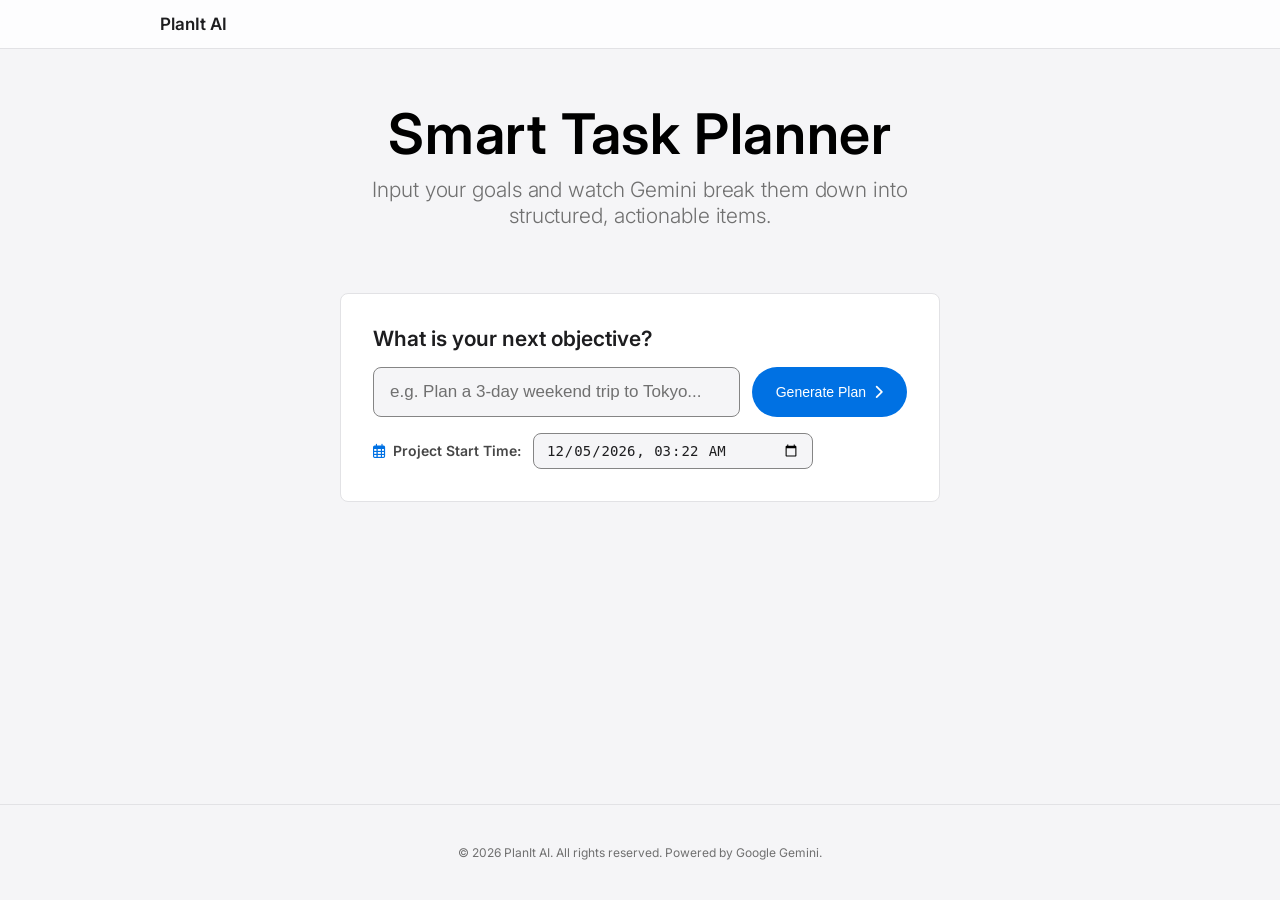
<file: Week3/index.html>
<!DOCTYPE html>
<html lang="en">
<head>
  <meta charset="UTF-8">
  <meta name="viewport" content="width=device-width, initial-scale=1.0">
  <title>AI Smart Task Planner</title>
  <!-- Google Fonts Inter -->
  <link rel="preconnect" href="https://fonts.googleapis.com">
  <link rel="preconnect" href="https://fonts.gstatic.com" crossorigin>
  <link href="https://fonts.googleapis.com/css2?family=Inter:wght@300;400;500;600;700&display=swap" rel="stylesheet">
  <!-- FontAwesome Icons -->
  <link rel="stylesheet" href="https://cdnjs.cloudflare.com/ajax/libs/font-awesome/6.4.0/css/all.min.css">
  <link rel="stylesheet" href="style.css">
</head>
<body>
  <!-- Global Nav Bar Component -->
  <nav class="global-nav">
    <div class="nav-container">
      <a href="#" class="nav-brand">
        <i class="fa-solid fa-sparkles"></i>
        <span>PlanIt AI</span>
      </a>
    </div>
  </nav>

  <div class="page-container">
    <!-- Centered Editorial Header -->
    <header class="header-stack">
      <h1 class="display-title">Smart Task Planner</h1>
      <p class="editorial-subhead">Input your goals and watch Gemini break them down into structured, actionable items.</p>
    </header>

    <!-- Control Panel -->
    <section class="control-panel">
      <h2 class="panel-title">What is your next objective?</h2>
      <div class="input-stack">
        <input type="text" id="goalInput" class="form-input" placeholder="e.g. Plan a 3-day weekend trip to Tokyo..." required autocomplete="off">
        <button id="generateBtn" class="btn-filled">
          <span>Generate Plan</span>
          <i class="fa-solid fa-chevron-right"></i>
        </button>
      </div>
      <div class="settings-row" style="margin-top: var(--spacing-16); display: flex; align-items: center; gap: var(--spacing-12); flex-wrap: wrap;">
        <label for="projectStartTime" style="font-size: var(--text-body-sm); font-weight: 600; color: var(--color-graphite); display: flex; align-items: center; gap: var(--spacing-8);">
          <i class="fa-regular fa-calendar-days" style="color: var(--color-apple-blue);"></i>
          Project Start Time:
        </label>
        <input type="datetime-local" id="projectStartTime" class="form-input" style="max-width: 280px; padding: 8px var(--spacing-12); font-size: var(--text-body-sm);">
      </div>
    </section>

    <!-- Loading Wash -->
    <section id="loadingState" class="loading-wash hidden">
      <div class="spinner"></div>
      <p class="loading-text">Generating task roadmap...</p>
    </section>

    <!-- Error Strip -->
    <section id="errorState" class="error-strip hidden">
      <i class="fa-solid fa-circle-exclamation"></i>
      <span id="errorMessage" class="error-txt">An error occurred. Please try again.</span>
    </section>

    <!-- Roadmap Section -->
    <section id="resultsSection" class="roadmap-section hidden">
      <div class="roadmap-header">
        <h2 class="roadmap-title">Roadmap</h2>
        <span id="taskCountBadge" class="roadmap-count">0 tasks</span>
      </div>
      <div id="tasksGrid" class="grid-layout">
        <!-- Dynmically generated cards go here -->
      </div>
    </section>
  </div>

  <footer class="site-footer">
    <div class="footer-inner">
      <p>&copy; 2026 PlanIt AI. All rights reserved. Powered by Google Gemini.</p>
    </div>
  </footer>

  <!-- Confirmation Dialog Modal -->
  <div id="confirmModal" class="modal-overlay hidden">
    <div class="modal-card">
      <div class="modal-header">
        <i class="fa-solid fa-circle-question modal-icon"></i>
        <h3 class="modal-title">Confirm Task Roadmap</h3>
      </div>
      <div class="modal-body">
        <p class="modal-description">Gemini has proposed the following step-by-step roadmap. Would you like to include this task list?</p>
        <div id="modalTasksPreview" class="modal-preview-list">
          <!-- Dynamically populated preview list -->
        </div>
      </div>
      <div class="modal-actions">
        <button id="modalCancelBtn" class="btn-outline">Cancel</button>
        <button id="modalConfirmBtn" class="btn-filled">Include Tasks</button>
      </div>
    </div>
  </div>

  <script>
    document.addEventListener('DOMContentLoaded', () => {
      const goalInput = document.getElementById('goalInput');
      const generateBtn = document.getElementById('generateBtn');
      const loadingState = document.getElementById('loadingState');
      const errorState = document.getElementById('errorState');
      const errorMessage = document.getElementById('errorMessage');
      const resultsSection = document.getElementById('resultsSection');
      const tasksGrid = document.getElementById('tasksGrid');
      const taskCountBadge = document.getElementById('taskCountBadge');
      const projectStartTimeInput = document.getElementById('projectStartTime');

      // Initialize project start time to local current date-time
      const now = new Date();
      const year = now.getFullYear();
      const month = String(now.getMonth() + 1).padStart(2, '0');
      const day = String(now.getDate()).padStart(2, '0');
      const hours = String(now.getHours()).padStart(2, '0');
      const minutes = String(now.getMinutes()).padStart(2, '0');
      projectStartTimeInput.value = `${year}-${month}-${day}T${hours}:${minutes}`;

      // Modal elements
      const confirmModal = document.getElementById('confirmModal');
      const modalTasksPreview = document.getElementById('modalTasksPreview');
      const modalCancelBtn = document.getElementById('modalCancelBtn');
      const modalConfirmBtn = document.getElementById('modalConfirmBtn');

      let pendingTasks = null;

      generateBtn.addEventListener('click', generatePlan);
      goalInput.addEventListener('keypress', (e) => {
        if (e.key === 'Enter') {
          generatePlan();
        }
      });

      modalConfirmBtn.addEventListener('click', () => {
        if (pendingTasks) {
          renderTasks(pendingTasks);
          pendingTasks = null;
        }
        hideModal();
      });

      modalCancelBtn.addEventListener('click', () => {
        pendingTasks = null;
        hideModal();
      });

      function showModal(tasks) {
        pendingTasks = tasks;
        modalTasksPreview.innerHTML = '';
        
        // Sort tasks chronologically by start offset
        const sortedTasks = [...tasks].sort((a, b) => a.start_offset_hours - b.start_offset_hours);

        const baseTimeStr = projectStartTimeInput.value;
        const baseTime = baseTimeStr ? new Date(baseTimeStr) : new Date();

        sortedTasks.forEach((task, index) => {
          const startTime = new Date(baseTime.getTime() + (task.start_offset_hours || 0) * 60 * 60 * 1000);
          const endTime = new Date(startTime.getTime() + (task.duration_hours || 0) * 60 * 60 * 1000);

          const timeOptions = { weekday: 'short', month: 'short', day: 'numeric', hour: '2-digit', minute: '2-digit' };
          const startFormatted = startTime.toLocaleString(undefined, timeOptions);
          const endFormatted = endTime.toLocaleString(undefined, timeOptions);

          const item = document.createElement('div');
          item.className = 'modal-preview-item';
          item.style.flexDirection = 'column';
          item.style.alignItems = 'flex-start';

          const offsetText = task.start_offset_hours === 0 ? 'Starts immediately' : `Starts +${task.start_offset_hours}h`;
          
          item.innerHTML = `
            <div style="display: flex; width: 100%; align-items: center; gap: var(--spacing-8);">
              <i class="fa-solid fa-circle-notch"></i>
              <span style="flex-grow: 1; font-weight: 600;">Step ${index + 1}: ${task.task_name}</span>
              <span style="font-size: 11px; font-weight: 600; color: var(--color-ash); background-color: var(--color-frost); padding: 2px 6px; border-radius: 4px;">${offsetText}</span>
            </div>
            <div style="font-size: 12px; color: var(--color-graphite); padding-left: 22px; display: flex; flex-direction: column; gap: 2px; margin-top: 6px;">
              <div><i class="fa-solid fa-hourglass-start" style="color: var(--color-apple-blue); width: 14px;"></i> <strong>Start:</strong> ${startFormatted}</div>
              <div><i class="fa-solid fa-hourglass-end" style="color: var(--color-apple-blue); width: 14px;"></i> <strong>End:</strong> ${endFormatted}</div>
            </div>
          `;
          modalTasksPreview.appendChild(item);
        });

        confirmModal.classList.remove('hidden');
      }

      function hideModal() {
        confirmModal.classList.add('hidden');
      }

      async function generatePlan() {
        const goal = goalInput.value.trim();
        const currentDateTime = projectStartTimeInput.value;
        if (!goal) {
          showError("Goal input cannot be blank.");
          return;
        }

        // Show/hide states
        loadingState.classList.remove('hidden');
        errorState.classList.add('hidden');
        resultsSection.classList.add('hidden');
        generateBtn.disabled = true;
        generateBtn.style.opacity = '0.7';

        try {
          const response = await fetch('/api/plan', {
            method: 'POST',
            headers: {
              'Content-Type': 'application/json'
            },
            body: JSON.stringify({ goal, currentDateTime })
          });

          const data = await response.json();

          if (!response.ok) {
            throw new Error(data.error || "Failed to generate plan.");
          }

          if (!data.tasks || data.tasks.length === 0) {
            throw new Error("No tasks were generated. Please try again.");
          }

          showModal(data.tasks);
        } catch (error) {
          showError(error.message);
        } finally {
          loadingState.classList.add('hidden');
          generateBtn.disabled = false;
          generateBtn.style.opacity = '1';
        }
      }

      function renderTasks(tasks) {
        tasksGrid.innerHTML = '';
        if (!tasks || tasks.length === 0) {
          showError("No tasks were generated. Please try again.");
          return;
        }

        taskCountBadge.textContent = `${tasks.length} tasks`;

        // Sort tasks chronologically by start offset
        const sortedTasks = [...tasks].sort((a, b) => a.start_offset_hours - b.start_offset_hours);

        const baseTimeStr = projectStartTimeInput.value;
        const baseTime = baseTimeStr ? new Date(baseTimeStr) : new Date();

        sortedTasks.forEach((task, index) => {
          const priorityClass = task.priority ? task.priority.toLowerCase() : 'low';
          
          // Calculate start & end times
          const startTime = new Date(baseTime.getTime() + (task.start_offset_hours || 0) * 60 * 60 * 1000);
          const endTime = new Date(startTime.getTime() + (task.duration_hours || 0) * 60 * 60 * 1000);

          const timeOptions = { weekday: 'short', month: 'short', day: 'numeric', hour: '2-digit', minute: '2-digit' };
          const startFormatted = startTime.toLocaleString(undefined, timeOptions);
          const endFormatted = endTime.toLocaleString(undefined, timeOptions);

          const taskCard = document.createElement('div');
          taskCard.className = 'task-card';

          taskCard.innerHTML = `
            <div class="card-top">
              <div class="card-badge-row">
                <span class="step-label">Step ${index + 1}</span>
                <span class="priority-pill ${priorityClass}">${task.priority}</span>
              </div>
              <h3 class="task-title">${task.task_name}</h3>
            </div>
            <div class="card-middle" style="margin-top: var(--spacing-12); font-size: var(--text-body-sm); color: var(--color-graphite); display: flex; flex-direction: column; gap: var(--spacing-4);">
              <div style="display: flex; align-items: center; gap: var(--spacing-8);">
                <i class="fa-solid fa-hourglass-start" style="color: var(--color-apple-blue); font-size: 12px; width: 14px;"></i>
                <span><strong>Start:</strong> ${startFormatted}</span>
              </div>
              <div style="display: flex; align-items: center; gap: var(--spacing-8);">
                <i class="fa-solid fa-hourglass-end" style="color: var(--color-apple-blue); font-size: 12px; width: 14px;"></i>
                <span><strong>End:</strong> ${endFormatted}</span>
              </div>
            </div>
            <div class="card-bottom" style="margin-top: var(--spacing-12); padding-top: var(--spacing-12); border-top: 1px solid var(--color-pebble);">
              <i class="fa-regular fa-clock"></i>
              <span>Duration: ${task.estimated_time}</span>
            </div>
          `;
          tasksGrid.appendChild(taskCard);
        });

        resultsSection.classList.remove('hidden');
      }

      function showError(message) {
        errorMessage.textContent = message;
        errorState.classList.remove('hidden');
        resultsSection.classList.add('hidden');
        loadingState.classList.add('hidden');
      }
    });
  </script>
</body>
</html>
</file>
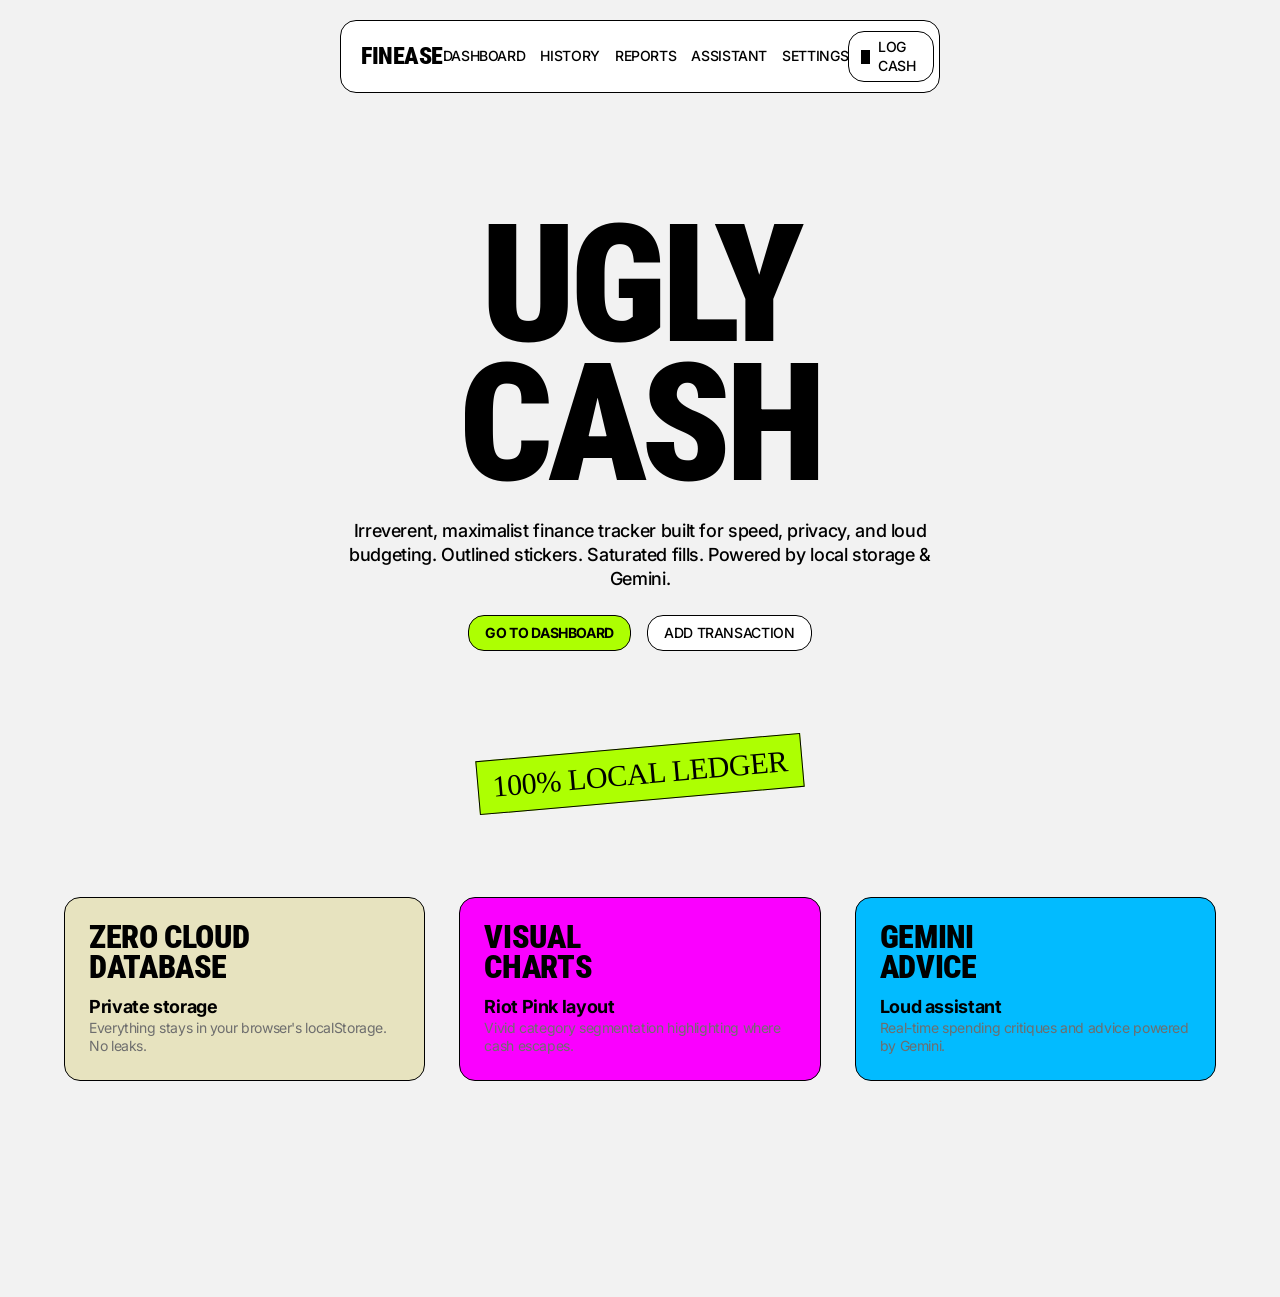
<file: Week4/public/index.html>
<!DOCTYPE html>
<html lang="en">
<head>
  <meta charset="UTF-8">
  <meta name="viewport" content="width=device-width, initial-scale=1.0">
  <title>Finease — Gen-Z Personal Finance</title>
  <link rel="stylesheet" href="css/style.css">
  <!-- FontAwesome for icons -->
  <link rel="stylesheet" href="https://cdnjs.cloudflare.com/ajax/libs/font-awesome/6.4.0/css/all.min.css">
</head>
<body>

  <!-- Floating Navigation Pill -->
  <nav class="nav-pill">
    <a href="index.html" class="nav-logo">Finease</a>
    <div style="display: flex; gap: 15px; font-weight: 500; font-size: 14px;">
      <a href="dashboard.html" style="color: var(--color-static-black); text-decoration: none;">DASHBOARD</a>
      <a href="history.html" style="color: var(--color-static-black); text-decoration: none;">HISTORY</a>
      <a href="reports.html" style="color: var(--color-static-black); text-decoration: none;">REPORTS</a>
      <a href="assistant.html" style="color: var(--color-static-black); text-decoration: none;">ASSISTANT</a>
      <a href="settings.html" style="color: var(--color-static-black); text-decoration: none;">SETTINGS</a>
    </div>
    <a href="add-transaction.html" class="btn-get-app">
      LOG CASH
    </a>
  </nav>

  <div class="app-container">
    <!-- Hero Header -->
    <header class="section-gap" style="text-align: center;">
      <h1 class="display-headline display-large">UGLY<br>CASH</h1>
      <p style="font-family: var(--font-inter); font-size: var(--text-body); max-width: 600px; margin: 24px auto; color: var(--color-static-black); font-weight: 500;">
        Irreverent, maximalist finance tracker built for speed, privacy, and loud budgeting. Outlined stickers. Saturated fills. Powered by local storage & Gemini.
      </p>
      
      <div style="display: flex; gap: 16px; justify-content: center; margin-top: 24px;">
        <a href="dashboard.html" class="btn-toxic">
          GO TO DASHBOARD
        </a>
        <a href="add-transaction.html" class="btn-outline">
          ADD TRANSACTION
        </a>
      </div>
    </header>

    <!-- Custom Tilted Sticker -->
    <div style="text-align: center; margin-bottom: var(--spacing-96);">
      <div class="sticker-badge">
        100% LOCAL LEDGER
      </div>
    </div>

    <!-- Three-Up Feature Row Grid -->
    <section class="section-gap">
      <div class="feature-row">
        <!-- Card 1: Khaki -->
        <div class="card-sticker khaki">
          <div style="font-family: var(--font-display); font-size: 32px; font-weight: 900; line-height: 0.95; text-transform: uppercase;">
            ZERO CLOUD<br>DATABASE
          </div>
          <div class="card-caption">
            Private storage
            <span>Everything stays in your browser's localStorage. No leaks.</span>
          </div>
        </div>

        <!-- Card 2: Pink -->
        <div class="card-sticker pink">
          <div style="font-family: var(--font-display); font-size: 32px; font-weight: 900; line-height: 0.95; text-transform: uppercase;">
            VISUAL<br>CHARTS
          </div>
          <div class="card-caption">
            Riot Pink layout
            <span>Vivid category segmentation highlighting where cash escapes.</span>
          </div>
        </div>

        <!-- Card 3: Cyan -->
        <div class="card-sticker cyan">
          <div style="font-family: var(--font-display); font-size: 32px; font-weight: 900; line-height: 0.95; text-transform: uppercase;">
            GEMINI<br>ADVICE
          </div>
          <div class="card-caption">
            Loud assistant
            <span>Real-time spending critiques and advice powered by Gemini.</span>
          </div>
        </div>
      </div>
    </section>

  </div>

  <script src="js/storage.js"></script>
  <script>
    // Set default currency preference if none exists
    const settings = getSettings();
    if (!settings.currency) {
      settings.currency = "₹";
      saveSettings(settings);
    }
  </script>
</body>
</html>
</file>
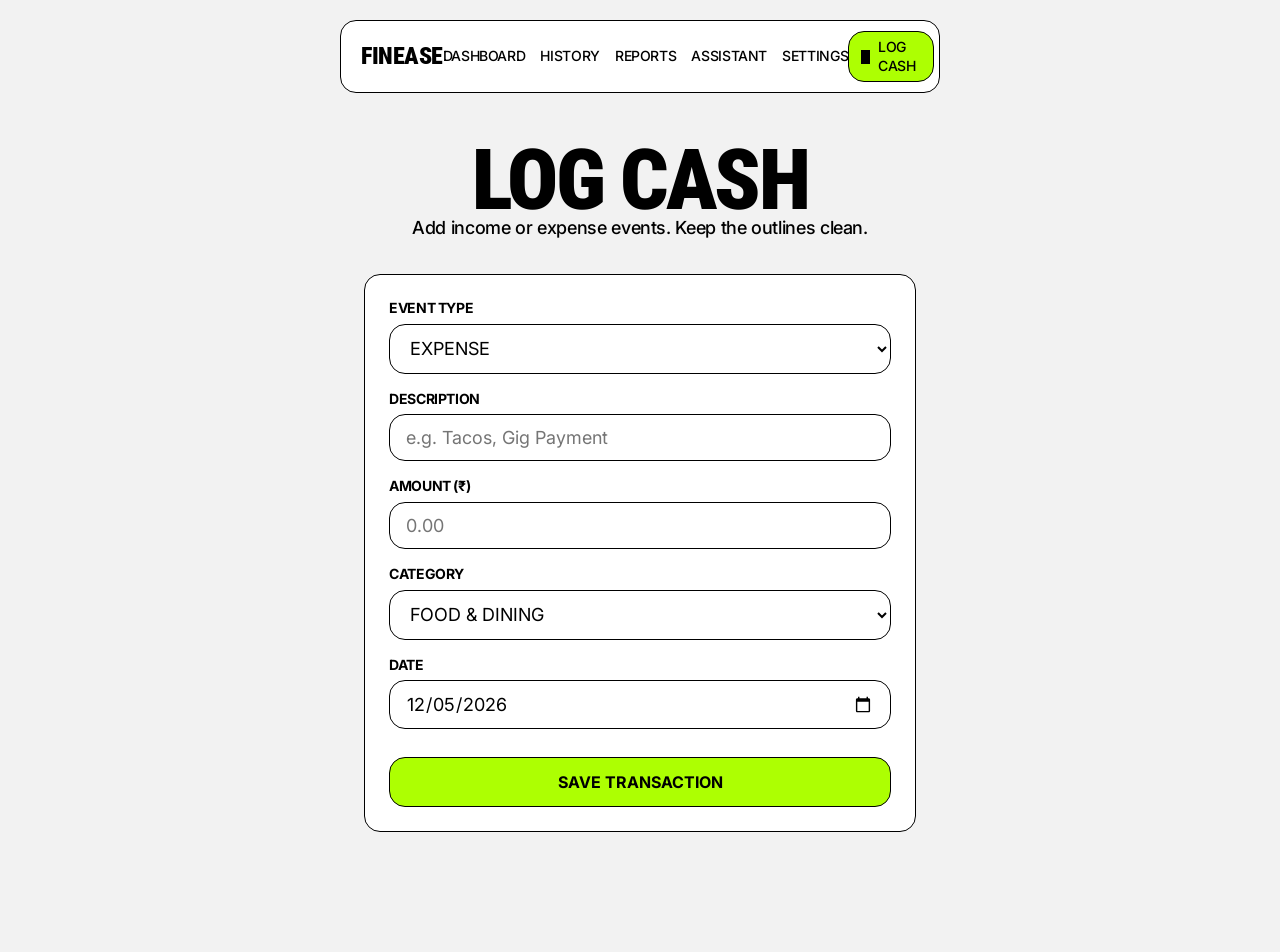
<file: Week4/public/add-transaction.html>
<!DOCTYPE html>
<html lang="en">
<head>
  <meta charset="UTF-8">
  <meta name="viewport" content="width=device-width, initial-scale=1.0">
  <title>Add Transaction | Finease</title>
  <link rel="stylesheet" href="css/style.css">
  <!-- FontAwesome for icons -->
  <link rel="stylesheet" href="https://cdnjs.cloudflare.com/ajax/libs/font-awesome/6.4.0/css/all.min.css">
</head>
<body>

  <!-- Floating Navigation Pill -->
  <nav class="nav-pill">
    <a href="index.html" class="nav-logo">Finease</a>
    <div style="display: flex; gap: 15px; font-weight: 500; font-size: 14px;">
      <a href="dashboard.html" style="color: var(--color-static-black); text-decoration: none;">DASHBOARD</a>
      <a href="history.html" style="color: var(--color-static-black); text-decoration: none;">HISTORY</a>
      <a href="reports.html" style="color: var(--color-static-black); text-decoration: none;">REPORTS</a>
      <a href="assistant.html" style="color: var(--color-static-black); text-decoration: none;">ASSISTANT</a>
      <a href="settings.html" style="color: var(--color-static-black); text-decoration: none;">SETTINGS</a>
    </div>
    <a href="add-transaction.html" class="btn-get-app" style="background-color: var(--color-toxic-lime);">
      LOG CASH
    </a>
  </nav>

  <div class="app-container" style="max-width: 600px;">
    <header style="margin-bottom: var(--spacing-34); margin-top: 24px; text-align: center;">
      <h1 class="display-headline display-medium">LOG CASH</h1>
      <p style="font-weight: 500;">Add income or expense events. Keep the outlines clean.</p>
    </header>

    <div class="card-sticker white">
      <form id="transactionForm">
        <div class="form-group">
          <label for="type">Event Type</label>
          <select id="type" class="form-input" style="height: 50px;" required>
            <option value="expense">EXPENSE</option>
            <option value="income">INCOME</option>
          </select>
        </div>

        <div class="form-group">
          <label for="description">Description</label>
          <input type="text" id="description" class="form-input" placeholder="e.g. Tacos, Gig Payment" required>
        </div>

        <div class="form-group">
          <label for="amount">Amount (<span class="currency-symbol">₹</span>)</label>
          <input type="number" id="amount" class="form-input" min="0.01" step="0.01" placeholder="0.00" required>
        </div>

        <div class="form-group">
          <label for="category">Category</label>
          <select id="category" class="form-input" style="height: 50px;" required>
            <!-- Populated dynamically -->
          </select>
        </div>

        <div class="form-group">
          <label for="date">Date</label>
          <input type="date" id="date" class="form-input" required>
        </div>

        <button type="submit" class="btn-toxic" style="width: 100%; justify-content: center; height: 50px; margin-top: 12px; font-size: 16px;">
          SAVE TRANSACTION
        </button>
      </form>
    </div>
  </div>

  <script src="js/storage.js"></script>
  <script>
    const categories = {
      expense: ["Food & Dining", "Rent & Bills", "Transportation", "Shopping", "Entertainment", "Healthcare", "Education", "Travel", "Other Expense"],
      income: ["Salary", "Freelance", "Investment", "Gifts", "Refunds", "Other Income"]
    };

    const typeSelect = document.getElementById("type");
    const categorySelect = document.getElementById("category");
    const dateInput = document.getElementById("date");
    const form = document.getElementById("transactionForm");
    const currencySymbols = document.querySelectorAll(".currency-symbol");

    function populateCategories() {
      const selectedType = typeSelect.value;
      categorySelect.innerHTML = "";
      categories[selectedType].forEach(category => {
        const option = document.createElement("option");
        option.value = category;
        option.textContent = category.toUpperCase();
        categorySelect.appendChild(option);
      });
    }

    typeSelect.addEventListener("change", populateCategories);

    // Initial setup
    dateInput.value = new Date().toISOString().split('T')[0];
    populateCategories();

    const settings = getSettings();
    currencySymbols.forEach(el => el.textContent = settings.currency || "₹");

    form.addEventListener("submit", (e) => {
      e.preventDefault();

      const transaction = {
        description: document.getElementById("description").value,
        amount: parseFloat(document.getElementById("amount").value),
        type: typeSelect.value,
        category: categorySelect.value,
        date: dateInput.value
      };

      addTransaction(transaction);
      alert("Added successfully!");
      window.location.href = "dashboard.html";
    });
  </script>
</body>
</html>
</file>
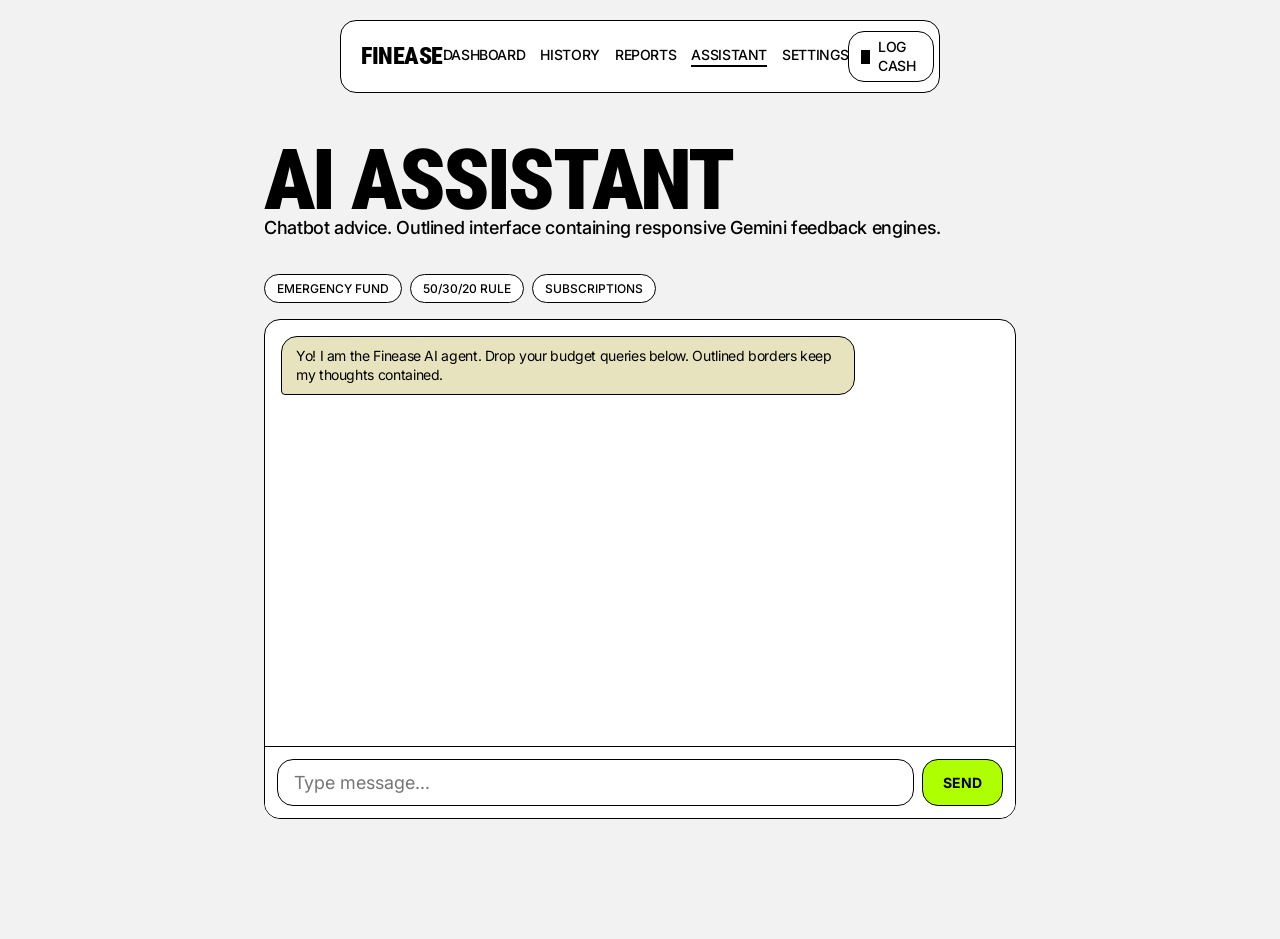
<file: Week4/public/assistant.html>
<!DOCTYPE html>
<html lang="en">
<head>
  <meta charset="UTF-8">
  <meta name="viewport" content="width=device-width, initial-scale=1.0">
  <title>AI Assistant | Finease</title>
  <link rel="stylesheet" href="css/style.css">
  <!-- FontAwesome for icons -->
  <link rel="stylesheet" href="https://cdnjs.cloudflare.com/ajax/libs/font-awesome/6.4.0/css/all.min.css">
</head>
<body>

  <!-- Floating Navigation Pill -->
  <nav class="nav-pill">
    <a href="index.html" class="nav-logo">Finease</a>
    <div style="display: flex; gap: 15px; font-weight: 500; font-size: 14px;">
      <a href="dashboard.html" style="color: var(--color-static-black); text-decoration: none;">DASHBOARD</a>
      <a href="history.html" style="color: var(--color-static-black); text-decoration: none;">HISTORY</a>
      <a href="reports.html" style="color: var(--color-static-black); text-decoration: none;">REPORTS</a>
      <a href="assistant.html" style="color: var(--color-static-black); text-decoration: none; border-bottom: 2px solid var(--color-static-black);">ASSISTANT</a>
      <a href="settings.html" style="color: var(--color-static-black); text-decoration: none;">SETTINGS</a>
    </div>
    <a href="add-transaction.html" class="btn-get-app">
      LOG CASH
    </a>
  </nav>

  <div class="app-container" style="max-width: 800px;">
    <header style="margin-bottom: var(--spacing-34); margin-top: 24px;">
      <h1 class="display-headline display-medium" style="text-align: left;">AI ASSISTANT</h1>
      <p style="font-weight: 500;">Chatbot advice. Outlined interface containing responsive Gemini feedback engines.</p>
    </header>

    <!-- Suggestion Chips -->
    <div style="display: flex; gap: 8px; flex-wrap: wrap; margin-bottom: 16px;">
      <button class="btn-outline" style="font-size: 12px; padding: 6px 12px;" onclick="sendSuggestion('Give me 3 fast tips to build a starter emergency fund.')">EMERGENCY FUND</button>
      <button class="btn-outline" style="font-size: 12px; padding: 6px 12px;" onclick="sendSuggestion('Explain the 50/30/20 budget rule like I am 15.')">50/30/20 RULE</button>
      <button class="btn-outline" style="font-size: 12px; padding: 6px 12px;" onclick="sendSuggestion('What is the best way to cut down subscription leaks?')">SUBSCRIPTIONS</button>
    </div>

    <!-- Chat container -->
    <div class="chat-window">
      <div class="chat-messages" id="chatHistory">
        <div class="chat-bubble ai">
          Yo! I am the Finease AI agent. Drop your budget queries below. Outlined borders keep my thoughts contained.
        </div>
      </div>

      <form class="chat-input-area" id="chatForm" style="display: flex; gap: 8px; padding: 12px; border-top: 1px solid var(--color-static-black); background-color: var(--color-card-white);">
        <input type="text" id="userInput" class="form-input" placeholder="Type message..." required autocomplete="off" style="flex-grow: 1;">
        <button type="submit" class="btn-toxic" style="padding: 10px 20px;">
          SEND
        </button>
      </form>
    </div>
  </div>

  <script src="js/storage.js"></script>
  <script src="js/ai.js"></script>
  <script>
    const chatHistory = document.getElementById("chatHistory");
    const chatForm = document.getElementById("chatForm");
    const userInput = document.getElementById("userInput");

    function appendMessage(sender, text) {
      const bubble = document.createElement("div");
      bubble.className = `chat-bubble ${sender}`;
      bubble.textContent = text;
      chatHistory.appendChild(bubble);
      chatHistory.scrollTop = chatHistory.scrollHeight;
    }

    window.sendSuggestion = function(text) {
      userInput.value = text;
      chatForm.dispatchEvent(new Event('submit'));
    };

    chatForm.addEventListener("submit", async (e) => {
      e.preventDefault();
      const text = userInput.value.trim();
      if (!text) return;

      appendMessage("user", text);
      userInput.value = "";

      const typingBubble = document.createElement("div");
      typingBubble.className = "chat-bubble ai";
      typingBubble.textContent = "Querying Gemini engines...";
      chatHistory.appendChild(typingBubble);
      chatHistory.scrollTop = chatHistory.scrollHeight;

      try {
        const reply = await askAI(text);
        typingBubble.textContent = reply;
      } catch (err) {
        typingBubble.textContent = "AI offline. Please verify npm start is active.";
      }
      chatHistory.scrollTop = chatHistory.scrollHeight;
    });
  </script>
</body>
</html>
</file>
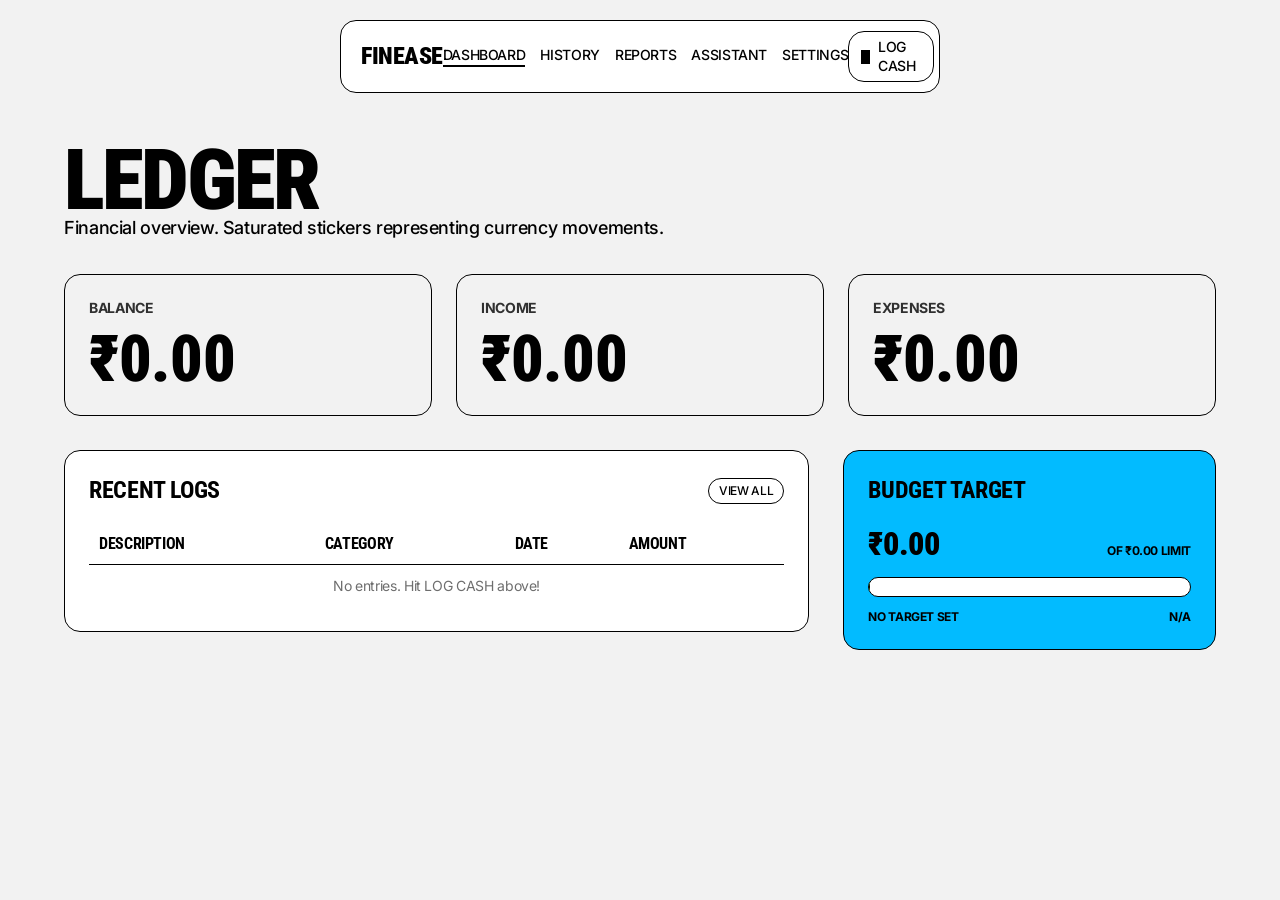
<file: Week4/public/dashboard.html>
<!DOCTYPE html>
<html lang="en">
<head>
  <meta charset="UTF-8">
  <meta name="viewport" content="width=device-width, initial-scale=1.0">
  <title>Dashboard | Finease</title>
  <link rel="stylesheet" href="css/style.css">
  <!-- FontAwesome for icons -->
  <link rel="stylesheet" href="https://cdnjs.cloudflare.com/ajax/libs/font-awesome/6.4.0/css/all.min.css">
  <style>
    .metric-grid {
      display: grid;
      grid-template-columns: repeat(auto-fit, minmax(280px, 1fr));
      gap: var(--spacing-24);
      margin-bottom: var(--spacing-34);
    }
    .metric-card {
      border: 1px solid var(--color-static-black);
      border-radius: var(--radius-cards);
      padding: var(--spacing-24);
      display: flex;
      flex-direction: column;
      justify-content: space-between;
    }
    .metric-title {
      font-size: var(--text-body-sm);
      font-weight: 700;
      text-transform: uppercase;
      color: var(--color-static-black);
      opacity: 0.8;
    }
    .metric-value {
      font-family: var(--font-display);
      font-size: var(--text-heading);
      font-weight: 900;
      line-height: 0.95;
      margin-top: 12px;
      color: var(--color-static-black);
    }
    .progress-track {
      background-color: var(--color-card-white);
      border: 1px solid var(--color-static-black);
      border-radius: var(--radius-buttons);
      height: 20px;
      width: 100%;
      overflow: hidden;
      margin: 12px 0;
    }
    .progress-fill {
      height: 100%;
      background-color: var(--color-toxic-lime);
      border-right: 1px solid var(--color-static-black);
      width: 0%;
      transition: width 0.3s ease;
    }
    .table-box th {
      border-bottom: 1px solid var(--color-static-black);
      padding: 10px;
      text-align: left;
      font-family: var(--font-display);
      text-transform: uppercase;
      font-size: 16px;
    }
    .table-box td {
      padding: 12px 10px;
      border-bottom: 1px dashed var(--color-static-black);
      font-size: var(--text-body-sm);
    }
    .table-box tr:last-child td {
      border-bottom: none;
    }
  </style>
</head>
<body>

  <!-- Floating Navigation Pill -->
  <nav class="nav-pill">
    <a href="index.html" class="nav-logo">Finease</a>
    <div style="display: flex; gap: 15px; font-weight: 500; font-size: 14px;">
      <a href="dashboard.html" style="color: var(--color-static-black); text-decoration: none; border-bottom: 2px solid var(--color-static-black);">DASHBOARD</a>
      <a href="history.html" style="color: var(--color-static-black); text-decoration: none;">HISTORY</a>
      <a href="reports.html" style="color: var(--color-static-black); text-decoration: none;">REPORTS</a>
      <a href="assistant.html" style="color: var(--color-static-black); text-decoration: none;">ASSISTANT</a>
      <a href="settings.html" style="color: var(--color-static-black); text-decoration: none;">SETTINGS</a>
    </div>
    <a href="add-transaction.html" class="btn-get-app">
      LOG CASH
    </a>
  </nav>

  <div class="app-container">
    <header style="margin-bottom: var(--spacing-34); margin-top: 24px;">
      <h1 class="display-headline display-medium" style="text-align: left;">LEDGER</h1>
      <p style="font-weight: 500;">Financial overview. Saturated stickers representing currency movements.</p>
    </header>

    <!-- Metrics Grid -->
    <div class="metric-grid">
      <div class="metric-card khaki">
        <span class="metric-title">Balance</span>
        <span class="metric-value" id="balanceText">₹0.00</span>
      </div>
      <div class="metric-card lime">
        <span class="metric-title">Income</span>
        <span class="metric-value" id="incomeText">₹0.00</span>
      </div>
      <div class="metric-card pink">
        <span class="metric-title">Expenses</span>
        <span class="metric-value" id="expenseText">₹0.00</span>
      </div>
    </div>

    <!-- Details split layout -->
    <div style="display: grid; grid-template-columns: 2fr 1fr; gap: var(--spacing-34); align-items: start;">
      
      <!-- Recent Transactions Table Card -->
      <div class="card-sticker white">
        <div style="display: flex; justify-content: space-between; align-items: center; margin-bottom: 16px;">
          <h2 style="font-family: var(--font-display); text-transform: uppercase; font-size: 24px;">RECENT LOGS</h2>
          <a href="history.html" class="btn-outline" style="padding: 4px 10px; font-size: 12px;">VIEW ALL</a>
        </div>

        <table style="width: 100%; border-collapse: collapse;" class="table-box">
          <thead>
            <tr>
              <th>Description</th>
              <th>Category</th>
              <th>Date</th>
              <th>Amount</th>
            </tr>
          </thead>
          <tbody id="recentLogsBody">
            <!-- Dynamically populated -->
          </tbody>
        </table>
      </div>

      <!-- Monthly Target Card -->
      <div class="card-sticker cyan">
        <h2 style="font-family: var(--font-display); text-transform: uppercase; font-size: 24px;">BUDGET TARGET</h2>
        <div style="margin-top: 16px;">
          <div style="display: flex; justify-content: space-between; align-items: baseline;">
            <span style="font-family: var(--font-display); font-size: 32px; font-weight: 900;" id="spentAmount">₹0.00</span>
            <span style="font-size: 12px; font-weight: 700;" id="limitAmount">OF ₹0.00 LIMIT</span>
          </div>
          
          <div class="progress-track">
            <div class="progress-fill" id="progressFill"></div>
          </div>

          <div style="display: flex; justify-content: space-between; font-size: 12px; font-weight: 700;">
            <span id="percentText">0% SPENT</span>
            <span id="statusText">ON TRACK</span>
          </div>
        </div>
      </div>

    </div>
  </div>

  <script src="js/storage.js"></script>
  <script>
    const balanceText = document.getElementById("balanceText");
    const incomeText = document.getElementById("incomeText");
    const expenseText = document.getElementById("expenseText");
    const recentLogsBody = document.getElementById("recentLogsBody");
    const spentAmount = document.getElementById("spentAmount");
    const limitAmount = document.getElementById("limitAmount");
    const progressFill = document.getElementById("progressFill");
    const percentText = document.getElementById("percentText");
    const statusText = document.getElementById("statusText");

    function renderDashboard() {
      const settings = getSettings();
      const symbol = settings.currency || "₹";

      const balance = getBalance();
      const income = getTotalIncome();
      const expense = getTotalExpenses();

      balanceText.textContent = `${symbol}${balance.toFixed(2)}`;
      incomeText.textContent = `${symbol}${income.toFixed(2)}`;
      expenseText.textContent = `${symbol}${expense.toFixed(2)}`;

      // Render recent logs (max 5)
      const transactions = getTransactions();
      const sorted = [...transactions].sort((a, b) => new Date(b.date) - new Date(a.date)).slice(0, 5);

      recentLogsBody.innerHTML = "";
      if (sorted.length === 0) {
        recentLogsBody.innerHTML = `<tr><td colspan="4" style="text-align: center; color: var(--color-hairline-smoke);">No entries. Hit LOG CASH above!</td></tr>`;
      } else {
        sorted.forEach(t => {
          const tr = document.createElement("tr");
          const isIncome = t.type === "income";
          const sign = isIncome ? "+" : "-";
          const color = isIncome ? "color: var(--color-static-black);" : "color: var(--color-riot-pink);";
          
          tr.innerHTML = `
            <td style="font-weight: 700;">${t.description}</td>
            <td><span style="font-size: 12px; font-weight: 700; border: 1px solid #000; padding: 2px 6px; border-radius: 4px; background: ${isIncome ? 'var(--color-toxic-lime)' : 'var(--color-sticker-khaki)'}">${t.category}</span></td>
            <td>${t.date}</td>
            <td style="font-weight: 700; ${color}">${sign}${symbol}${t.amount.toFixed(2)}</td>
          `;
          recentLogsBody.appendChild(tr);
        });
      }

      // Budget limit setup
      const budget = settings.budget || 0;
      limitAmount.textContent = `OF ${symbol}${budget.toFixed(2)} LIMIT`;
      spentAmount.textContent = `${symbol}${expense.toFixed(2)}`;

      if (budget > 0) {
        const percent = Math.min((expense / budget) * 100, 100);
        progressFill.style.width = `${percent}%`;
        percentText.textContent = `${percent.toFixed(0)}% SPENT`;

        if (expense > budget) {
          statusText.textContent = "OVER LIMIT";
          statusText.style.color = "var(--color-riot-pink)";
          progressFill.style.backgroundColor = "var(--color-riot-pink)";
        } else {
          statusText.textContent = "ON TRACK";
          statusText.style.color = "var(--color-static-black)";
          progressFill.style.backgroundColor = "var(--color-toxic-lime)";
        }
      } else {
        progressFill.style.width = "0%";
        percentText.textContent = "NO TARGET SET";
        statusText.textContent = "N/A";
      }
    }

    renderDashboard();
  </script>
</body>
</html>
</file>
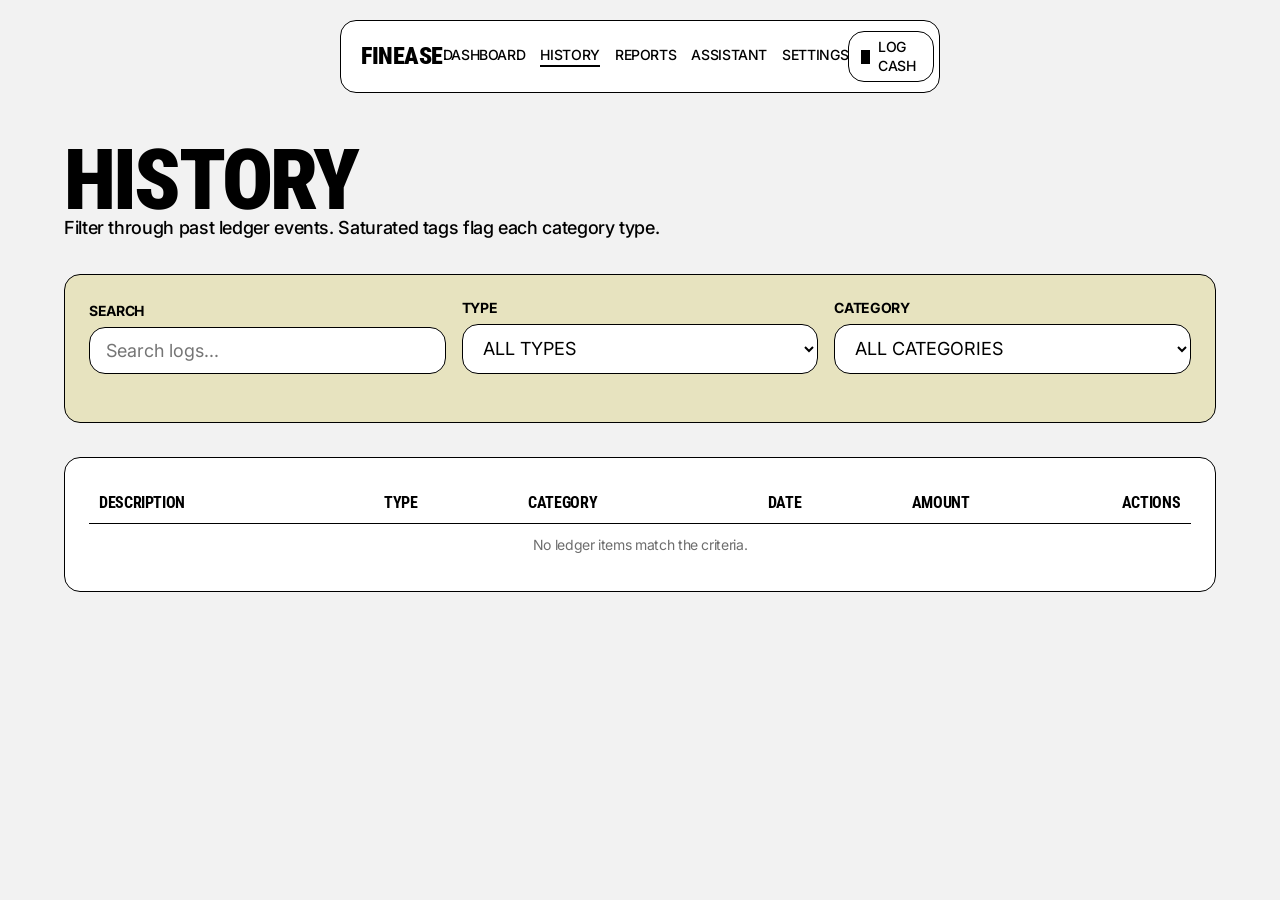
<file: Week4/public/history.html>
<!DOCTYPE html>
<html lang="en">
<head>
  <meta charset="UTF-8">
  <meta name="viewport" content="width=device-width, initial-scale=1.0">
  <title>History | Finease</title>
  <link rel="stylesheet" href="css/style.css">
  <!-- FontAwesome for icons -->
  <link rel="stylesheet" href="https://cdnjs.cloudflare.com/ajax/libs/font-awesome/6.4.0/css/all.min.css">
  <style>
    .filter-grid {
      display: grid;
      grid-template-columns: repeat(auto-fit, minmax(200px, 1fr));
      gap: var(--spacing-16);
      margin-bottom: var(--spacing-24);
      align-items: end;
    }
    .table-box th {
      border-bottom: 1px solid var(--color-static-black);
      padding: 10px;
      text-align: left;
      font-family: var(--font-display);
      text-transform: uppercase;
      font-size: 16px;
    }
    .table-box td {
      padding: 12px 10px;
      border-bottom: 1px dashed var(--color-static-black);
      font-size: var(--text-body-sm);
    }
    .table-box tr:last-child td {
      border-bottom: none;
    }
  </style>
</head>
<body>

  <!-- Floating Navigation Pill -->
  <nav class="nav-pill">
    <a href="index.html" class="nav-logo">Finease</a>
    <div style="display: flex; gap: 15px; font-weight: 500; font-size: 14px;">
      <a href="dashboard.html" style="color: var(--color-static-black); text-decoration: none;">DASHBOARD</a>
      <a href="history.html" style="color: var(--color-static-black); text-decoration: none; border-bottom: 2px solid var(--color-static-black);">HISTORY</a>
      <a href="reports.html" style="color: var(--color-static-black); text-decoration: none;">REPORTS</a>
      <a href="assistant.html" style="color: var(--color-static-black); text-decoration: none;">ASSISTANT</a>
      <a href="settings.html" style="color: var(--color-static-black); text-decoration: none;">SETTINGS</a>
    </div>
    <a href="add-transaction.html" class="btn-get-app">
      LOG CASH
    </a>
  </nav>

  <div class="app-container">
    <header style="margin-bottom: var(--spacing-34); margin-top: 24px;">
      <h1 class="display-headline display-medium" style="text-align: left;">HISTORY</h1>
      <p style="font-weight: 500;">Filter through past ledger events. Saturated tags flag each category type.</p>
    </header>

    <!-- Filters -->
    <div class="card-sticker khaki" style="margin-bottom: var(--spacing-34);">
      <div class="filter-grid">
        <div class="form-group" style="margin-bottom: 0;">
          <label for="searchDesc">SEARCH</label>
          <input type="text" id="searchDesc" class="form-input" placeholder="Search logs...">
        </div>
        <div class="form-group" style="margin-bottom: 0;">
          <label for="filterType">TYPE</label>
          <select id="filterType" class="form-input" style="height: 50px;">
            <option value="all">ALL TYPES</option>
            <option value="income">INCOME</option>
            <option value="expense">EXPENSE</option>
          </select>
        </div>
        <div class="form-group" style="margin-bottom: 0;">
          <label for="filterCategory">CATEGORY</label>
          <select id="filterCategory" class="form-input" style="height: 50px;">
            <option value="all">ALL CATEGORIES</option>
          </select>
        </div>
      </div>
    </div>

    <!-- History list -->
    <div class="card-sticker white">
      <table style="width: 100%; border-collapse: collapse;" class="table-box">
        <thead>
          <tr>
            <th>Description</th>
            <th>Type</th>
            <th>Category</th>
            <th>Date</th>
            <th>Amount</th>
            <th style="width: 80px; text-align: center;">Actions</th>
          </tr>
        </thead>
        <tbody id="historyLogsBody">
          <!-- Dynamically populated -->
        </tbody>
      </table>
    </div>

  </div>

  <script src="js/storage.js"></script>
  <script>
    const searchInput = document.getElementById("searchDesc");
    const typeFilter = document.getElementById("filterType");
    const categoryFilter = document.getElementById("filterCategory");
    const tableBody = document.getElementById("historyLogsBody");

    function populateCategoryOptions() {
      const transactions = getTransactions();
      const categories = [...new Set(transactions.map(t => t.category))];
      
      categoryFilter.innerHTML = `<option value="all">ALL CATEGORIES</option>`;
      categories.forEach(cat => {
        const opt = document.createElement("option");
        opt.value = cat;
        opt.textContent = cat.toUpperCase();
        categoryFilter.appendChild(opt);
      });
    }

    function renderHistory() {
      const settings = getSettings();
      const symbol = settings.currency || "₹";
      const transactions = getTransactions();

      const searchVal = searchInput.value.toLowerCase();
      const typeVal = typeFilter.value;
      const categoryVal = categoryFilter.value;

      const filtered = transactions.filter(t => {
        const matchesSearch = t.description.toLowerCase().includes(searchVal);
        const matchesType = typeVal === "all" || t.type === typeVal;
        const matchesCategory = categoryVal === "all" || t.category === categoryVal;
        return matchesSearch && matchesType && matchesCategory;
      });

      filtered.sort((a, b) => new Date(b.date) - new Date(a.date));

      tableBody.innerHTML = "";
      if (filtered.length === 0) {
        tableBody.innerHTML = `<tr><td colspan="6" style="text-align: center; color: var(--color-hairline-smoke);">No ledger items match the criteria.</td></tr>`;
      } else {
        filtered.forEach(t => {
          const tr = document.createElement("tr");
          const isIncome = t.type === "income";
          const sign = isIncome ? "+" : "-";
          const color = isIncome ? "color: var(--color-static-black);" : "color: var(--color-riot-pink);";

          tr.innerHTML = `
            <td style="font-weight: 700;">${t.description}</td>
            <td><span style="font-size: 11px; font-weight: 700; border: 1px solid #000; padding: 2px 6px; border-radius: 4px; background: ${isIncome ? 'var(--color-toxic-lime)' : 'var(--color-riot-pink)'}">${t.type.toUpperCase()}</span></td>
            <td><span style="font-size: 11px; font-weight: 700; border: 1px solid #000; padding: 2px 6px; border-radius: 4px; background: var(--color-sticker-khaki);">${t.category}</span></td>
            <td>${t.date}</td>
            <td style="font-weight: 700; ${color}">${sign}${symbol}${t.amount.toFixed(2)}</td>
            <td style="text-align: center;">
              <button class="btn-outline" style="padding: 4px 8px; font-size: 11px; color: var(--color-riot-pink);" onclick="handleDelete(${t.id})">
                DELETE
              </button>
            </td>
          `;
          tableBody.appendChild(tr);
        });
      }
    }

    window.handleDelete = function(id) {
      if (confirm("Delete this transaction?")) {
        deleteTransaction(id);
        renderHistory();
        populateCategoryOptions();
      }
    };

    searchInput.addEventListener("input", renderHistory);
    typeFilter.addEventListener("change", renderHistory);
    categoryFilter.addEventListener("change", renderHistory);

    populateCategoryOptions();
    renderHistory();
  </script>
</body>
</html>
</file>
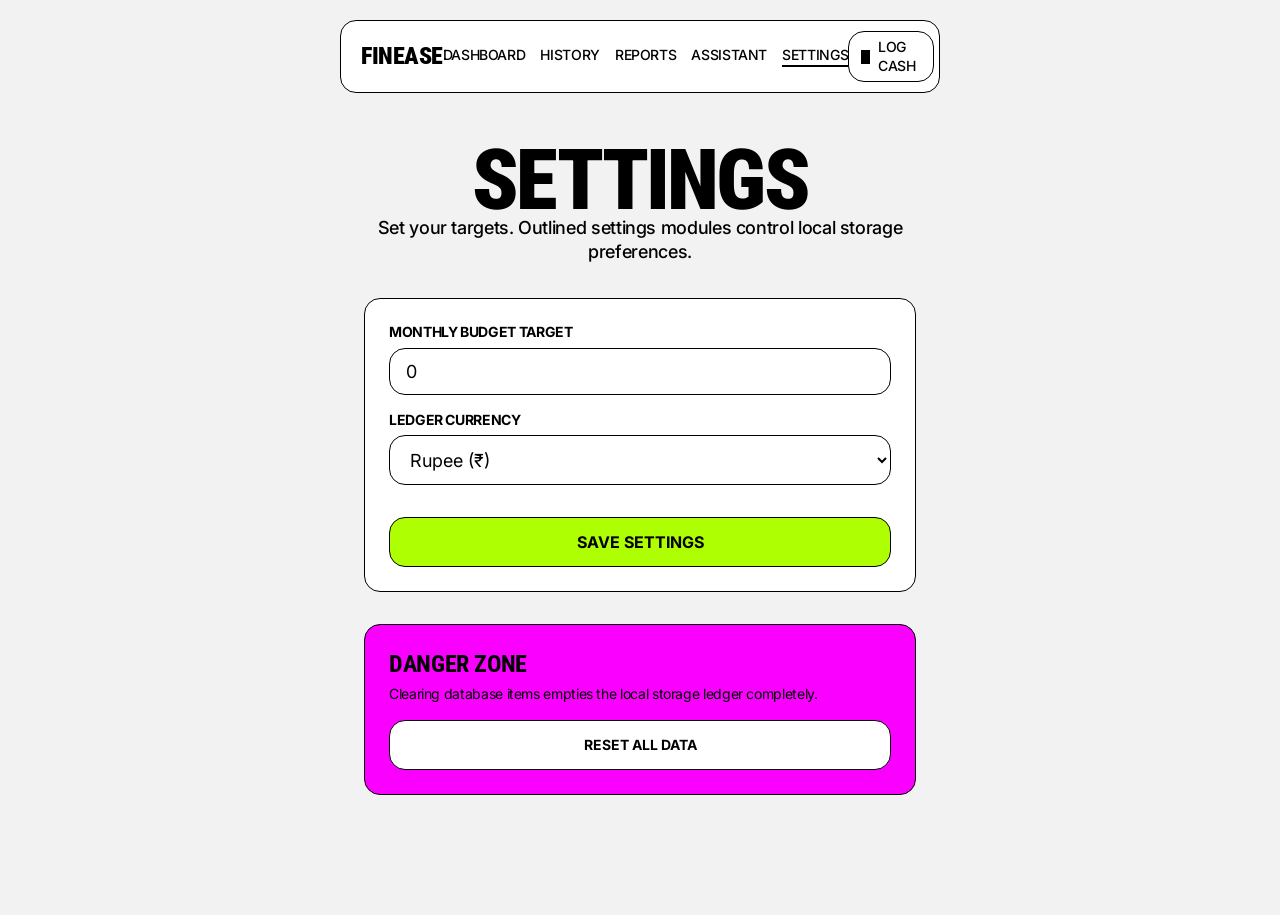
<file: Week4/public/settings.html>
<!DOCTYPE html>
<html lang="en">
<head>
  <meta charset="UTF-8">
  <meta name="viewport" content="width=device-width, initial-scale=1.0">
  <title>Settings | Finease</title>
  <link rel="stylesheet" href="css/style.css">
  <!-- FontAwesome for icons -->
  <link rel="stylesheet" href="https://cdnjs.cloudflare.com/ajax/libs/font-awesome/6.4.0/css/all.min.css">
</head>
<body>

  <!-- Floating Navigation Pill -->
  <nav class="nav-pill">
    <a href="index.html" class="nav-logo">Finease</a>
    <div style="display: flex; gap: 15px; font-weight: 500; font-size: 14px;">
      <a href="dashboard.html" style="color: var(--color-static-black); text-decoration: none;">DASHBOARD</a>
      <a href="history.html" style="color: var(--color-static-black); text-decoration: none;">HISTORY</a>
      <a href="reports.html" style="color: var(--color-static-black); text-decoration: none;">REPORTS</a>
      <a href="assistant.html" style="color: var(--color-static-black); text-decoration: none;">ASSISTANT</a>
      <a href="settings.html" style="color: var(--color-static-black); text-decoration: none; border-bottom: 2px solid var(--color-static-black);">SETTINGS</a>
    </div>
    <a href="add-transaction.html" class="btn-get-app">
      LOG CASH
    </a>
  </nav>

  <div class="app-container" style="max-width: 600px;">
    <header style="margin-bottom: var(--spacing-34); margin-top: 24px; text-align: center;">
      <h1 class="display-headline display-medium">SETTINGS</h1>
      <p style="font-weight: 500;">Set your targets. Outlined settings modules control local storage preferences.</p>
    </header>

    <div class="card-sticker white">
      <form id="settingsForm">
        <div class="form-group">
          <label for="settingsBudget">MONTHLY BUDGET TARGET</label>
          <input type="number" id="settingsBudget" class="form-input" min="0" placeholder="0" required>
        </div>

        <div class="form-group">
          <label for="settingsCurrency">LEDGER CURRENCY</label>
          <select id="settingsCurrency" class="form-input" style="height: 50px;" required>
            <option value="₹">Rupee (₹)</option>
            <option value="$">US Dollar ($)</option>
            <option value="€">Euro (€)</option>
            <option value="£">Pound (£)</option>
            <option value="¥">Yen (¥)</option>
          </select>
        </div>

        <button type="submit" class="btn-toxic" style="width: 100%; justify-content: center; height: 50px; margin-top: 16px; font-size: 16px;">
          SAVE SETTINGS
        </button>
      </form>
    </div>

    <!-- Danger Zone Reset -->
    <div class="card-sticker pink" style="margin-top: 32px; border-color: var(--color-static-black);">
      <h2 style="font-family: var(--font-display); text-transform: uppercase; font-size: 24px; color: var(--color-static-black);">DANGER ZONE</h2>
      <p style="font-size: var(--text-body-sm); margin-top: 4px; color: var(--color-static-black);">
        Clearing database items empties the local storage ledger completely.
      </p>
      
      <button id="resetDataBtn" class="btn-outline" style="margin-top: 16px; width: 100%; height: 50px; color: var(--color-static-black); font-weight: 700; background: var(--color-card-white);">
        RESET ALL DATA
      </button>
    </div>

  </div>

  <script src="js/storage.js"></script>
  <script>
    const settingsForm = document.getElementById("settingsForm");
    const settingsBudget = document.getElementById("settingsBudget");
    const settingsCurrency = document.getElementById("settingsCurrency");
    const resetDataBtn = document.getElementById("resetDataBtn");

    function loadSettings() {
      const settings = getSettings();
      settingsBudget.value = settings.budget || 0;
      settingsCurrency.value = settings.currency || "₹";
    }

    settingsForm.addEventListener("submit", (e) => {
      e.preventDefault();
      
      const newSettings = {
        budget: parseFloat(settingsBudget.value),
        currency: settingsCurrency.value,
        darkMode: true // Always use default light/sticker theme as per UGLYCASH specs
      };

      saveSettings(newSettings);
      alert("Settings saved successfully!");
      window.location.href = "dashboard.html";
    });

    resetDataBtn.addEventListener("click", () => {
      if (confirm("Reset everything? Action is irreversible.")) {
        clearTransactions();
        alert("Local ledger database wiped.");
        window.location.href = "dashboard.html";
      }
    });

    loadSettings();
  </script>
</body>
</html>
</file>
<file: Week3/style.css>
/* Apple Style Reference Design System */
:root {
  /* Colors */
  --color-apple-blue: #0071e3;
  --color-link-blue: #0066cc;
  --color-signal-blue: #2997ff;
  --color-carbon: #1d1d1f;
  --color-frost: #f5f5f7;
  --color-ice: #f4f8fb;
  --color-smoke: #333333;
  --color-graphite: #474747;
  --color-ash: #707070;
  --color-mist: #858585;
  --color-onyx: #000000;
  --color-pebble: #e2e2e5;

  /* Typography families */
  --font-sf-pro-display: 'Inter', -apple-system, BlinkMacSystemFont, "Segoe UI", Roboto, sans-serif;
  --font-sf-pro-text: 'Inter', -apple-system, BlinkMacSystemFont, "Segoe UI", Roboto, sans-serif;

  /* Typography scale */
  --text-caption: 12px;
  --leading-caption: 1.33;
  --tracking-caption: -0.264px;
  
  --text-body-sm: 14px;
  --leading-body-sm: 1.29;
  --tracking-body-sm: -0.224px;
  
  --text-body: 17px;
  --leading-body: 1.47;
  --tracking-body: -0.272px;
  
  --text-subheading: 21px;
  --leading-subheading: 1.24;
  --tracking-subheading: -0.105px;
  
  --text-heading-sm: 28px;
  --leading-heading-sm: 1.18;
  --tracking-heading-sm: 0.196px;
  
  --text-heading: 40px;
  --leading-heading: 1.14;
  --tracking-heading: 0.44px;
  
  --text-display: 56px;
  --leading-display: 1.07;
  --tracking-display: 0.616px;

  /* Spacing */
  --spacing-4: 4px;
  --spacing-8: 8px;
  --spacing-12: 12px;
  --spacing-16: 16px;
  --spacing-20: 20px;
  --spacing-24: 24px;
  --spacing-40: 40px;
  --spacing-48: 48px;
  --spacing-56: 56px;

  /* Radii */
  --radius-cards: 8px;
  --radius-images: 8px;
  --radius-inputs: 8px;
  --radius-buttons: 980px;

  /* Shadows (Used strictly for grounding images, not on cards/buttons) */
  --shadow-xl: rgba(0, 0, 0, 0.12) 0px 4px 20px 0px;
}

/* Reset */
* {
  box-sizing: border-box;
  margin: 0;
  padding: 0;
}

body {
  background-color: var(--color-frost);
  color: var(--color-carbon);
  font-family: var(--font-sf-pro-text);
  -webkit-font-smoothing: antialiased;
  min-height: 100vh;
  display: flex;
  flex-direction: column;
}

/* Global Nav Bar Component */
.global-nav {
  width: 100%;
  background-color: rgba(255, 255, 255, 0.8);
  backdrop-filter: saturate(180%) blur(20px);
  -webkit-backdrop-filter: saturate(180%) blur(20px);
  border-bottom: 1px solid var(--color-pebble);
  position: sticky;
  top: 0;
  z-index: 100;
}

.nav-container {
  max-width: 1024px;
  margin: 0 auto;
  padding: 0 var(--spacing-24);
  height: 48px;
  display: flex;
  align-items: center;
  justify-content: space-between;
}

.nav-brand {
  font-size: var(--text-body);
  font-weight: 600;
  color: var(--color-carbon);
  text-decoration: none;
  display: flex;
  align-items: center;
  gap: var(--spacing-8);
}

.nav-brand i {
  color: var(--color-apple-blue);
}

.nav-links {
  display: flex;
  gap: var(--spacing-24);
}

.nav-link {
  font-size: var(--text-caption);
  color: var(--color-graphite);
  text-decoration: none;
  transition: color 0.2s ease;
}

.nav-link:hover {
  color: var(--color-carbon);
}

/* Layout Container */
.page-container {
  max-width: 980px;
  margin: 0 auto;
  padding: var(--spacing-56) var(--spacing-24);
  flex-grow: 1;
  display: flex;
  flex-direction: column;
  gap: 48px;
}

/* Header Stack */
.header-stack {
  text-align: center;
  display: flex;
  flex-direction: column;
  gap: var(--spacing-12);
  margin-bottom: var(--spacing-16);
}

.display-title {
  font-family: var(--font-sf-pro-display);
  font-size: var(--text-display);
  line-height: var(--leading-display);
  letter-spacing: var(--tracking-display);
  font-weight: 600;
  color: var(--color-onyx);
}

.editorial-subhead {
  font-size: var(--text-subheading);
  line-height: var(--leading-subheading);
  letter-spacing: var(--tracking-subheading);
  font-weight: 300;
  color: var(--color-ash);
  max-width: 600px;
  margin: 0 auto;
}

/* Control Panel Section */
.control-panel {
  background: white;
  border: 1px solid var(--color-pebble);
  border-radius: var(--radius-cards);
  padding: 32px;
}

.panel-title {
  font-size: var(--text-subheading);
  font-weight: 600;
  margin-bottom: var(--spacing-16);
  color: var(--color-carbon);
}

/* Input Fields & Buttons */
.input-stack {
  display: flex;
  gap: var(--spacing-12);
}

.form-input {
  flex: 1;
  font-size: var(--text-body);
  padding: 14px var(--spacing-16);
  border-radius: var(--radius-inputs);
  border: 1px solid var(--color-mist);
  background-color: var(--color-frost);
  color: var(--color-carbon);
  outline: none;
  transition: border-color 0.2s ease, box-shadow 0.2s ease;
}

.form-input::placeholder {
  color: var(--color-ash);
}

.form-input:focus {
  border-color: var(--color-apple-blue);
  box-shadow: 0 0 0 3px rgba(0, 113, 227, 0.15);
}

/* Button Components */
.btn-filled {
  background-color: var(--color-apple-blue);
  color: white;
  font-size: var(--text-body-sm);
  font-weight: 500;
  border-radius: var(--radius-buttons);
  padding: 12px var(--spacing-24);
  border: none;
  cursor: pointer;
  display: inline-flex;
  align-items: center;
  gap: var(--spacing-8);
  transition: opacity 0.2s ease;
}

.btn-filled:hover {
  opacity: 0.9;
}

.btn-filled:active {
  opacity: 0.8;
}

/* Loading Wash Section */
.loading-wash {
  display: flex;
  flex-direction: column;
  align-items: center;
  padding: var(--spacing-40);
  background-color: var(--color-ice);
  border-radius: var(--radius-cards);
  border: 1px solid var(--color-pebble);
  text-align: center;
}

.spinner {
  width: 28px;
  height: 28px;
  border: 2px solid rgba(0, 0, 0, 0.05);
  border-top-color: var(--color-apple-blue);
  border-radius: 50%;
  animation: spin 0.8s linear infinite;
  margin-bottom: var(--spacing-16);
}

@keyframes spin {
  to { transform: rotate(360deg); }
}

.loading-text {
  font-size: var(--text-body-sm);
  font-weight: 500;
  color: var(--color-carbon);
}

/* Error Card Component */
.error-strip {
  display: flex;
  align-items: center;
  gap: var(--spacing-16);
  padding: var(--spacing-16) var(--spacing-24);
  background-color: rgba(239, 68, 68, 0.05);
  border: 1px solid rgba(239, 68, 68, 0.2);
  border-radius: var(--radius-cards);
}

.error-strip i {
  color: #ef4444;
  font-size: var(--text-subheading);
}

.error-txt {
  font-size: var(--text-body-sm);
  color: var(--color-carbon);
}

/* Roadmap Grid */
.roadmap-section {
  display: flex;
  flex-direction: column;
  gap: var(--spacing-24);
}

.roadmap-header {
  display: flex;
  justify-content: space-between;
  align-items: baseline;
}

.roadmap-title {
  font-size: var(--text-heading-sm);
  font-weight: 600;
}

.roadmap-count {
  font-size: var(--text-body-sm);
  color: var(--color-ash);
}

.grid-layout {
  display: grid;
  grid-template-columns: repeat(auto-fill, minmax(290px, 1fr));
  gap: var(--spacing-16);
}

/* Minimalist Task Card */
.task-card {
  background: white;
  border: 1px solid var(--color-pebble);
  border-radius: var(--radius-cards);
  padding: 24px;
  display: flex;
  flex-direction: column;
  justify-content: space-between;
  min-height: 180px;
  transition: border-color 0.2s ease;
}

.task-card:hover {
  border-color: var(--color-mist);
}

.card-top {
  display: flex;
  flex-direction: column;
  gap: var(--spacing-12);
}

.card-badge-row {
  display: flex;
  justify-content: space-between;
  align-items: center;
}

.step-label {
  font-size: var(--text-caption);
  font-weight: 600;
  text-transform: uppercase;
  color: var(--color-ash);
  letter-spacing: 0.5px;
}

.priority-pill {
  font-size: 11px;
  font-weight: 600;
  padding: 2px 8px;
  border-radius: 980px;
  text-transform: uppercase;
}

.priority-pill.high {
  background-color: rgba(239, 68, 68, 0.1);
  color: #ef4444;
}

.priority-pill.medium {
  background-color: rgba(245, 158, 11, 0.1);
  color: #d97706;
}

.priority-pill.low {
  background-color: rgba(16, 185, 129, 0.1);
  color: #059669;
}

.task-title {
  font-size: var(--text-body);
  font-weight: 600;
  line-height: 1.4;
  color: var(--color-carbon);
}

.card-bottom {
  display: flex;
  align-items: center;
  gap: var(--spacing-8);
  font-size: var(--text-body-sm);
  color: var(--color-ash);
  padding-top: var(--spacing-12);
  border-top: 1px solid var(--color-pebble);
}

.card-bottom i {
  color: var(--color-link-blue);
  font-size: 13px;
}

/* Utility classes */
.hidden {
  display: none !important;
}

/* Footer Section */
.site-footer {
  background-color: var(--color-frost);
  border-top: 1px solid var(--color-pebble);
  padding: var(--spacing-40) 0;
  margin-top: auto;
}

.footer-inner {
  max-width: 980px;
  margin: 0 auto;
  padding: 0 var(--spacing-24);
  text-align: center;
  font-size: var(--text-caption);
  color: var(--color-ash);
}

/* Responsive adjustment */
@media (max-width: 640px) {
  .input-stack {
    flex-direction: column;
  }
  
  .btn-filled {
    width: 100%;
    justify-content: center;
  }
  
  .display-title {
    font-size: 36px;
  }
}

/* Modal / Dialog Component */
.modal-overlay {
  position: fixed;
  top: 0;
  left: 0;
  width: 100%;
  height: 100%;
  background-color: rgba(0, 0, 0, 0.3);
  backdrop-filter: blur(12px) saturate(180%);
  -webkit-backdrop-filter: blur(12px) saturate(180%);
  display: flex;
  align-items: center;
  justify-content: center;
  z-index: 1000;
  opacity: 0;
  pointer-events: none;
  transition: opacity 0.3s cubic-bezier(0.25, 1, 0.5, 1);
}

.modal-overlay:not(.hidden) {
  opacity: 1;
  pointer-events: auto;
}

.modal-card {
  background: white;
  border: 1px solid var(--color-pebble);
  border-radius: 12px;
  padding: 32px;
  max-width: 480px;
  width: 90%;
  box-shadow: 0 12px 40px rgba(0, 0, 0, 0.12);
  display: flex;
  flex-direction: column;
  gap: var(--spacing-20);
  transform: scale(0.95);
  transition: transform 0.3s cubic-bezier(0.25, 1, 0.5, 1);
}

.modal-overlay:not(.hidden) .modal-card {
  transform: scale(1);
}

.modal-header {
  display: flex;
  align-items: center;
  gap: var(--spacing-12);
}

.modal-icon {
  font-size: var(--text-subheading);
  color: var(--color-apple-blue);
}

.modal-title {
  font-size: var(--text-subheading);
  font-weight: 600;
  color: var(--color-carbon);
}

.modal-body {
  display: flex;
  flex-direction: column;
  gap: var(--spacing-12);
}

.modal-description {
  font-size: var(--text-body-sm);
  line-height: var(--leading-body-sm);
  color: var(--color-ash);
}

.modal-preview-list {
  max-height: 160px;
  overflow-y: auto;
  border: 1px solid var(--color-pebble);
  border-radius: var(--radius-cards);
  background-color: var(--color-frost);
  padding: var(--spacing-8);
  display: flex;
  flex-direction: column;
  gap: var(--spacing-4);
}

.modal-preview-item {
  display: flex;
  align-items: center;
  gap: var(--spacing-8);
  padding: 8px var(--spacing-12);
  background: white;
  border: 1px solid rgba(0, 0, 0, 0.03);
  border-radius: 6px;
  font-size: var(--text-body-sm);
  font-weight: 500;
  color: var(--color-carbon);
}

.modal-preview-item i {
  color: var(--color-link-blue);
  font-size: 11px;
}

.modal-actions {
  display: flex;
  justify-content: flex-end;
  gap: var(--spacing-12);
  margin-top: var(--spacing-8);
}

.btn-outline {
  background-color: transparent;
  color: var(--color-carbon);
  font-size: var(--text-body-sm);
  font-weight: 500;
  border-radius: var(--radius-buttons);
  padding: 12px var(--spacing-24);
  border: 1px solid var(--color-pebble);
  cursor: pointer;
  display: inline-flex;
  align-items: center;
  transition: background-color 0.2s ease, border-color 0.2s ease;
}

.btn-outline:hover {
  background-color: var(--color-frost);
  border-color: var(--color-mist);
}

.btn-outline:active {
  background-color: var(--color-pebble);
}
</file>
<file: Week4/public/css/style.css>
/* Google Fonts */
@import url('https://fonts.googleapis.com/css2?family=Inter:wght@400;500;700&family=Permanent+Marker&family=Roboto+Condensed:wght@700;900&display=swap');

:root {
  /* Colors */
  --color-static-black: #000000;
  --color-paper-cream: #f2f2f2;
  --color-card-white: #ffffff;
  --color-surface-graphite: #3a3a3a;
  --color-hardware-ink: #000100;
  --color-hairline-smoke: #6e6e6e;
  --color-placeholder-ash: #888888;
  --color-sticker-khaki: #e7e3bf;
  --color-riot-pink: #fa00ff;
  --color-voltage-cyan: #02bbff;
  --color-toxic-lime: #adff02;

  /* Fonts */
  --font-display: 'Roboto Condensed', -apple-system, sans-serif;
  --font-inter: 'Inter', -apple-system, sans-serif;
  --font-marker: 'Permanent Marker', cursive;

  /* Typography Scales */
  --text-caption: 12px;
  --text-body-sm: 14px;
  --text-body: 18px;
  --text-subheading: 20px;
  --text-heading-sm: 24px;
  --text-heading: 64px;
  --text-heading-lg: 85px;
  --text-display: 164px;

  /* Border Radii */
  --radius-cards: 16px;
  --radius-buttons: 16px;
  --radius-hairline: 1px;
  --radius-herocards: 38px;
  --radius-phoneframes: 43px;
  --radius-featurepanels: 46px;

  /* Spacing */
  --spacing-4: 4px;
  --spacing-10: 10px;
  --spacing-16: 16px;
  --spacing-24: 24px;
  --spacing-34: 34px;
  --spacing-96: 96px;
  --spacing-168: 168px;
}

/* Reset and Defaults */
* {
  margin: 0;
  padding: 0;
  box-sizing: border-box;
}

body {
  background-color: var(--color-paper-cream);
  color: var(--color-static-black);
  font-family: var(--font-inter);
  font-size: var(--text-body);
  letter-spacing: -0.02em;
  line-height: 1.33;
  min-height: 100vh;
  padding-bottom: var(--spacing-96);
}

/* Top Navigation Pill component */
.nav-pill {
  position: fixed;
  top: 20px;
  left: 50%;
  transform: translateX(-50%);
  width: 90%;
  max-width: 600px;
  background-color: var(--color-card-white);
  border: 1px solid var(--color-static-black);
  border-radius: 16px;
  padding: 10px 20px;
  display: flex;
  justify-content: space-between;
  align-items: center;
  z-index: 1000;
}

.nav-logo {
  font-family: var(--font-display);
  font-weight: 900;
  font-size: 24px;
  letter-spacing: -0.02em;
  text-transform: uppercase;
  color: var(--color-static-black);
  text-decoration: none;
}

.nav-socials {
  display: flex;
  gap: var(--spacing-10);
}

.nav-socials a {
  color: var(--color-static-black);
  font-size: 18px;
  text-decoration: none;
}

.btn-get-app {
  background-color: var(--color-card-white);
  border: 1px solid var(--color-static-black);
  border-radius: 16px;
  color: var(--color-static-black);
  font-family: var(--font-inter);
  font-size: var(--text-body-sm);
  font-weight: 500;
  padding: 6px 12px;
  text-decoration: none;
  display: inline-flex;
  align-items: center;
  gap: 8px;
}

.btn-get-app::before {
  content: '';
  display: inline-block;
  width: 14px;
  height: 14px;
  background-color: var(--color-static-black);
}

/* App Container Layout - Clean, centered, comfortable whitespace */
.app-container {
  max-width: 1200px;
  margin: 0 auto;
  padding: 120px 24px 24px 24px;
}

.section-gap {
  margin-top: var(--spacing-96);
  margin-bottom: var(--spacing-96);
}

/* Display Headline shouting text */
.display-headline {
  font-family: var(--font-display);
  font-weight: 900;
  text-transform: uppercase;
  color: var(--color-static-black);
  line-height: 0.85;
  text-align: center;
}

.display-large {
  font-size: var(--text-display);
  letter-spacing: -5.41px;
}

.display-medium {
  font-size: var(--text-heading-lg);
  letter-spacing: -2.81px;
}

.display-small {
  font-size: var(--text-heading);
  line-height: 0.94;
  letter-spacing: -1.28px;
}

/* Card Styling - The peeled sticker effect */
.card-sticker {
  border: 1px solid var(--color-static-black);
  border-radius: var(--radius-cards);
  padding: var(--spacing-24);
  position: relative;
  overflow: hidden;
}

.card-sticker.khaki { background-color: var(--color-sticker-khaki); }
.card-sticker.pink { background-color: var(--color-riot-pink); }
.card-sticker.cyan { background-color: var(--color-voltage-cyan); }
.card-sticker.lime { background-color: var(--color-toxic-lime); }
.card-sticker.white { background-color: var(--color-card-white); }
.card-sticker.graphite { 
  background-color: var(--color-surface-graphite); 
  color: var(--color-card-white);
}

/* Sub-labels / Captions styling */
.card-caption {
  font-family: var(--font-inter);
  font-size: var(--text-body);
  font-weight: 700;
  color: var(--color-static-black);
  margin-top: 12px;
  line-height: 1.33;
}

.card-caption span {
  display: block;
  font-weight: 400;
  font-size: var(--text-body-sm);
  color: var(--color-hairline-smoke);
}

/* Tilted illustrations */
.sticker-badge {
  font-family: var(--font-marker);
  font-size: 30px;
  padding: 6px 14px;
  border: 1px solid var(--color-static-black);
  background-color: var(--color-toxic-lime);
  color: var(--color-static-black);
  display: inline-block;
  transform: rotate(-5deg);
  width: fit-content;
}

/* Three-Up Feature Row Grid */
.feature-row {
  display: grid;
  grid-template-columns: repeat(auto-fit, minmax(280px, 1fr));
  gap: var(--spacing-34);
}

/* Toxic Lime Pill Button */
.btn-toxic {
  background-color: var(--color-toxic-lime);
  border: 1px solid var(--color-static-black);
  border-radius: var(--radius-buttons);
  color: var(--color-static-black);
  font-family: var(--font-inter);
  font-size: var(--text-body-sm);
  font-weight: 700;
  padding: 8px 16px;
  cursor: pointer;
  display: inline-flex;
  align-items: center;
  gap: 8px;
  text-decoration: none;
  width: fit-content;
}

.btn-toxic:hover {
  background-color: #92e000;
}

/* Outlined Open Button / Standard Outlined */
.btn-outline {
  background-color: var(--color-card-white);
  border: 1px solid var(--color-static-black);
  border-radius: var(--radius-buttons);
  color: var(--color-static-black);
  font-family: var(--font-inter);
  font-size: var(--text-body-sm);
  font-weight: 500;
  padding: 8px 16px;
  cursor: pointer;
  text-decoration: none;
  display: inline-flex;
  align-items: center;
  justify-content: center;
}

.btn-outline:hover {
  background-color: var(--color-paper-cream);
}

/* Form layouts */
.form-group {
  margin-bottom: var(--spacing-16);
}

.form-group label {
  display: block;
  font-size: var(--text-body-sm);
  font-weight: 700;
  margin-bottom: 6px;
  text-transform: uppercase;
}

.form-input {
  width: 100%;
  padding: 12px 16px;
  border: 1px solid var(--color-static-black);
  border-radius: var(--radius-cards);
  background-color: var(--color-card-white);
  color: var(--color-static-black);
  font-family: var(--font-inter);
  font-size: var(--text-body);
  outline: none;
}

.form-input:focus {
  background-color: var(--color-sticker-khaki);
}

/* Bank Listing Stack elements */
.account-panel {
  background-color: var(--color-surface-graphite);
  border: 1px solid var(--color-static-black);
  border-radius: var(--radius-featurepanels);
  padding: var(--spacing-24);
}

.account-row {
  background-color: var(--color-card-white);
  border: 1px solid var(--color-static-black);
  border-radius: var(--radius-cards);
  padding: var(--spacing-16);
  margin-bottom: 12px;
  display: flex;
  justify-content: space-between;
  align-items: center;
  color: var(--color-static-black);
}

.account-row:last-child {
  margin-bottom: 0;
}

.account-left {
  display: flex;
  align-items: center;
  gap: 12px;
}

.account-flag {
  width: 24px;
  height: 24px;
  background-color: var(--color-static-black);
  color: var(--color-card-white);
  border-radius: 4px;
  display: flex;
  align-items: center;
  justify-content: center;
  font-weight: 700;
  font-size: 12px;
}

.account-info h4 {
  font-size: var(--text-body);
  font-weight: 700;
}

.account-info p {
  font-size: var(--text-body-sm);
  color: var(--color-hairline-smoke);
}

/* Chat bubble styling for UGLYCASH */
.chat-window {
  border: 1px solid var(--color-static-black);
  border-radius: var(--radius-cards);
  background-color: var(--color-card-white);
  display: flex;
  flex-direction: column;
  height: 500px;
  overflow: hidden;
}

.chat-messages {
  flex-grow: 1;
  padding: var(--spacing-16);
  overflow-y: auto;
  display: flex;
  flex-direction: column;
  gap: 12px;
}

.chat-bubble {
  max-width: 80%;
  padding: 10px 14px;
  border-radius: var(--radius-cards);
  border: 1px solid var(--color-static-black);
  font-size: var(--text-body-sm);
}

.chat-bubble.user {
  background-color: var(--color-riot-pink);
  align-self: flex-end;
  border-bottom-right-radius: 4px;
}

.chat-bubble.ai {
  background-color: var(--color-sticker-khaki);
  align-self: flex-start;
  border-bottom-left-radius: 4px;
}

/* Responsive elements */
@media (max-width: 768px) {
  .display-large {
    font-size: 64px;
    letter-spacing: -2px;
  }
  .display-medium {
    font-size: 44px;
    letter-spacing: -1.5px;
  }
  .display-small {
    font-size: 32px;
    letter-spacing: -1px;
  }
  .nav-pill {
    width: 95%;
  }
}
</file>
